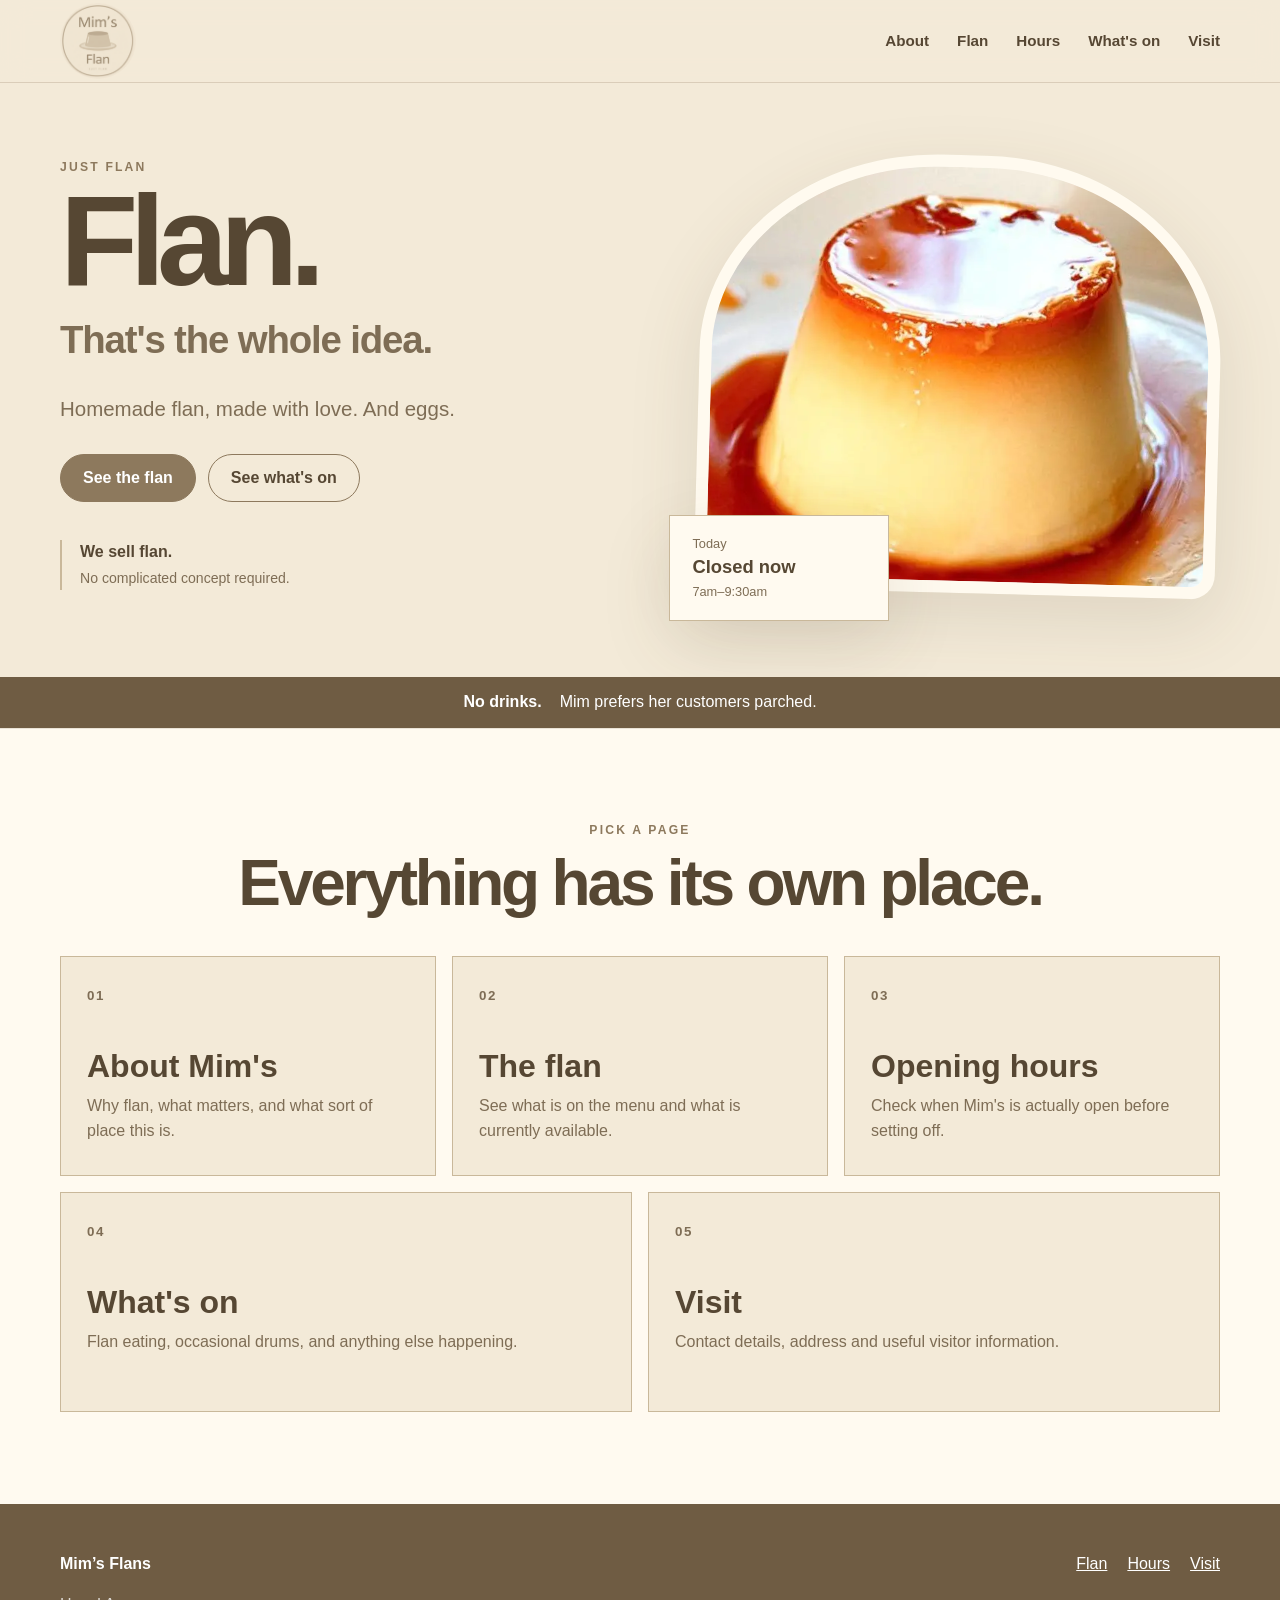
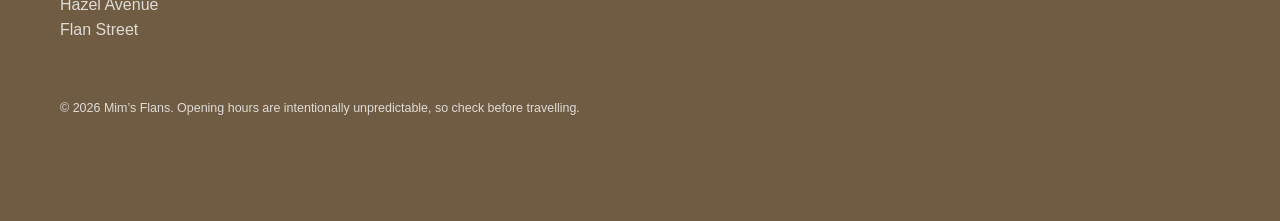
<file: index.html>
<!doctype html>
<html lang="en">
<head>
  <meta charset="utf-8">
  <meta name="viewport" content="width=device-width,initial-scale=1,viewport-fit=cover">
  <title>Mim's Flans | Just Flan</title>
  <meta name="description" content="Mim's Flans: homemade flan, made with love and eggs. Friendly, relaxed and unapologetically focused on flan.">
  <meta name="theme-color" content="#efe3cc">
  <link rel="stylesheet" href="assets/styles.css">
  <script defer src="assets/app.js"></script>
  <script id="business-schema" type="application/ld+json">{}</script>
</head>
<body>
  <a class="skip-link" href="#main">Skip to content</a>
  <header class="site-header"><div class="shell header-inner"><a class="brand" href="index.html" aria-label="Mim's Flans home"><img src="01%20Brand/780D78CC-878E-4093-A371-A717BDE21ACC.png" alt="Mim's Flan logo"></a><button class="nav-toggle" type="button" aria-expanded="false" aria-controls="primary-nav"><span></span><span></span><span></span><span class="sr-only">Toggle navigation</span></button><nav class="primary-nav" id="primary-nav" aria-label="Main navigation"><a href="about.html">About</a><a href="menu.html">Flan</a><a href="hours.html">Hours</a><a href="whats-on.html">What's on</a><a href="visit.html">Visit</a></nav></div></header>
  <div class="load-error" data-load-error hidden role="alert">Some information could not be loaded. Please contact us if you need to confirm anything before visiting.</div>
  <main id="main">
    <section class="hero"><div class="shell hero-grid"><div class="hero-copy"><p class="eyebrow" data-site="heroEyebrow"></p><h1><span data-site="heroTitle">Flan.</span><em data-site="heroSubtitle">That's the whole idea.</em></h1><p class="hero-intro" data-site="strapline"></p><div class="hero-actions"><a class="button button-primary" href="menu.html">See the flan</a><a class="button button-ghost" href="whats-on.html">See what's on</a></div><div class="hero-note"><strong data-site="primaryMessage">We sell flan.</strong><span data-site="heroNote">No complicated concept required.</span></div></div><div class="hero-visual"><div class="photo-frame"><img src="02%20Photos/IMG_4484.webp" alt="Caramel flan on a white plate"></div><div class="today-card"><span>Today</span><strong data-today-status>Checking opening hours…</strong><small data-today-hours></small></div></div></div></section>
    <section class="notice-bar" data-notice-section hidden><div class="shell notice-inner"><strong data-notice-title></strong><span data-notice-text></span></div></section>
    <section class="section home-links"><div class="shell"><div class="section-heading centered"><p class="eyebrow">Pick a page</p><h2>Everything has its own place.</h2></div><div class="page-card-grid"><a class="page-card" href="about.html"><small>01</small><h3>About Mim's</h3><p>Why flan, what matters, and what sort of place this is.</p></a><a class="page-card" href="menu.html"><small>02</small><h3>The flan</h3><p>See what is on the menu and what is currently available.</p></a><a class="page-card" href="hours.html"><small>03</small><h3>Opening hours</h3><p>Check when Mim's is actually open before setting off.</p></a><a class="page-card" href="whats-on.html"><small>04</small><h3>What's on</h3><p>Flan eating, occasional drums, and anything else happening.</p></a><a class="page-card" href="visit.html"><small>05</small><h3>Visit</h3><p>Contact details, address and useful visitor information.</p></a></div></div></section>
  </main>
  <footer class="site-footer"><div class="shell footer-grid"><div><strong data-site="name">Mim's Flans</strong><p data-site="address"></p></div><div class="footer-links"><a href="menu.html">Flan</a><a href="hours.html">Hours</a><a href="visit.html">Visit</a></div><p class="footer-small">© <span data-current-year></span> <span data-site="name"></span>. <span data-site="footerNote"></span></p></div></footer>
  <nav class="mobile-actions" aria-label="Quick actions"><a data-mobile-phone href="visit.html">Call</a><a href="menu.html">Flan</a><a href="hours.html">Hours</a></nav>
</body>
</html>
</file>
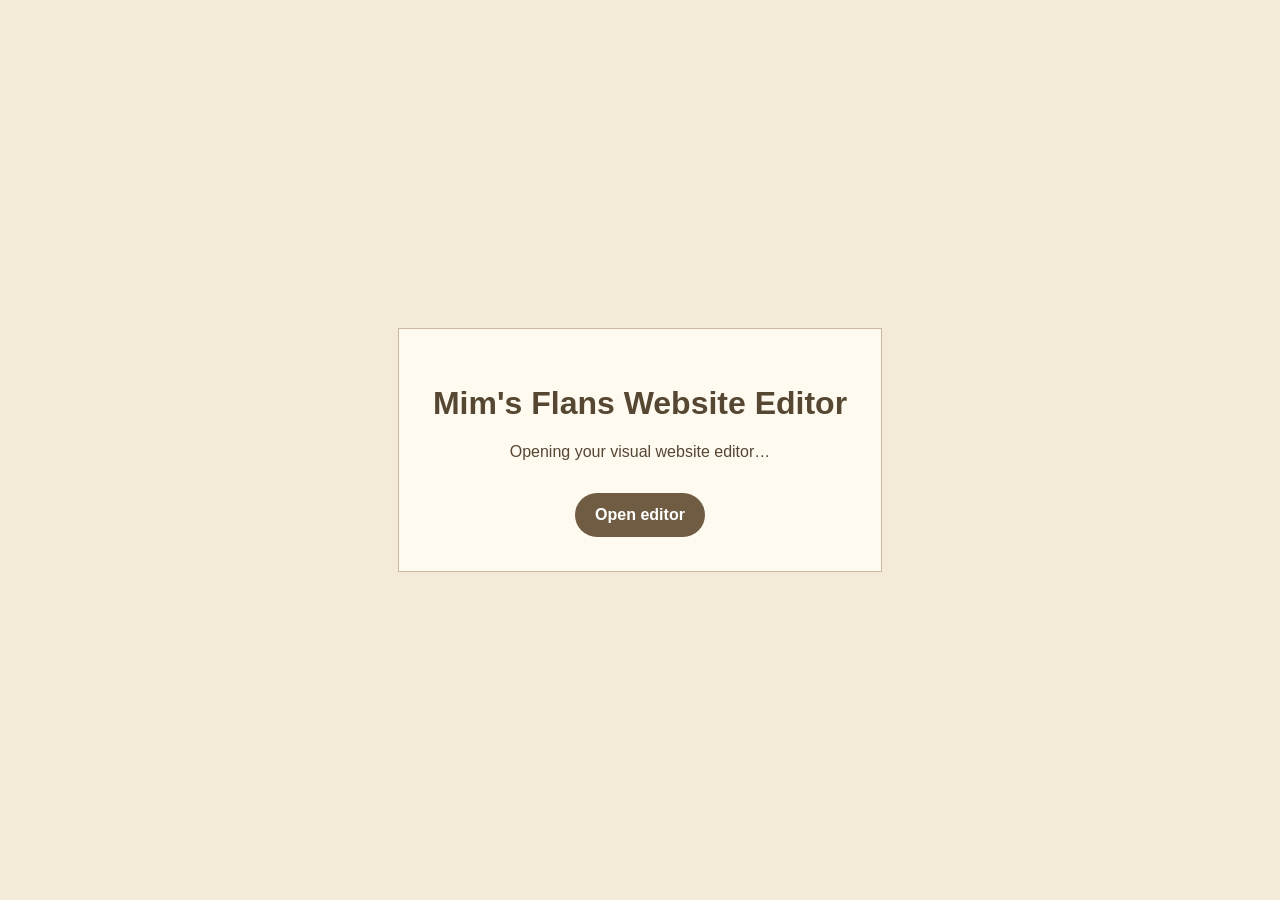
<file: edit/index.html>
<!doctype html><html lang="en"><head><meta charset="utf-8"><meta name="viewport" content="width=device-width,initial-scale=1"><meta name="robots" content="noindex,nofollow"><title>Website Editor | Mim's Flans</title><style>body{margin:0;min-height:100vh;display:grid;place-items:center;background:#f3ead8;color:#564733;font-family:Calibri,"Segoe UI",Arial,sans-serif}.card{max-width:540px;margin:24px;padding:34px;background:#fffaf0;border:1px solid #c9b89a;text-align:center}.button{display:inline-block;margin-top:16px;background:#6f5c43;color:#fff;text-decoration:none;padding:13px 20px;border-radius:999px;font-weight:700}</style><meta http-equiv="refresh" content="1;url=https://script.google.com/macros/s/AKfycbzz7FWTrjHkH8LUCrEElzr1MFCN9lN408-C_wC2o2FAU5j8HYXd43uUBgUHRDsiB78/exec?mode=editor&amp;site=mims-flans"></head><body><main class="card"><h1>Mim's Flans Website Editor</h1><p>Opening your visual website editor…</p><a class="button" href="https://script.google.com/macros/s/AKfycbzz7FWTrjHkH8LUCrEElzr1MFCN9lN408-C_wC2o2FAU5j8HYXd43uUBgUHRDsiB78/exec?mode=editor&amp;site=mims-flans">Open editor</a></main></body></html>
</file>
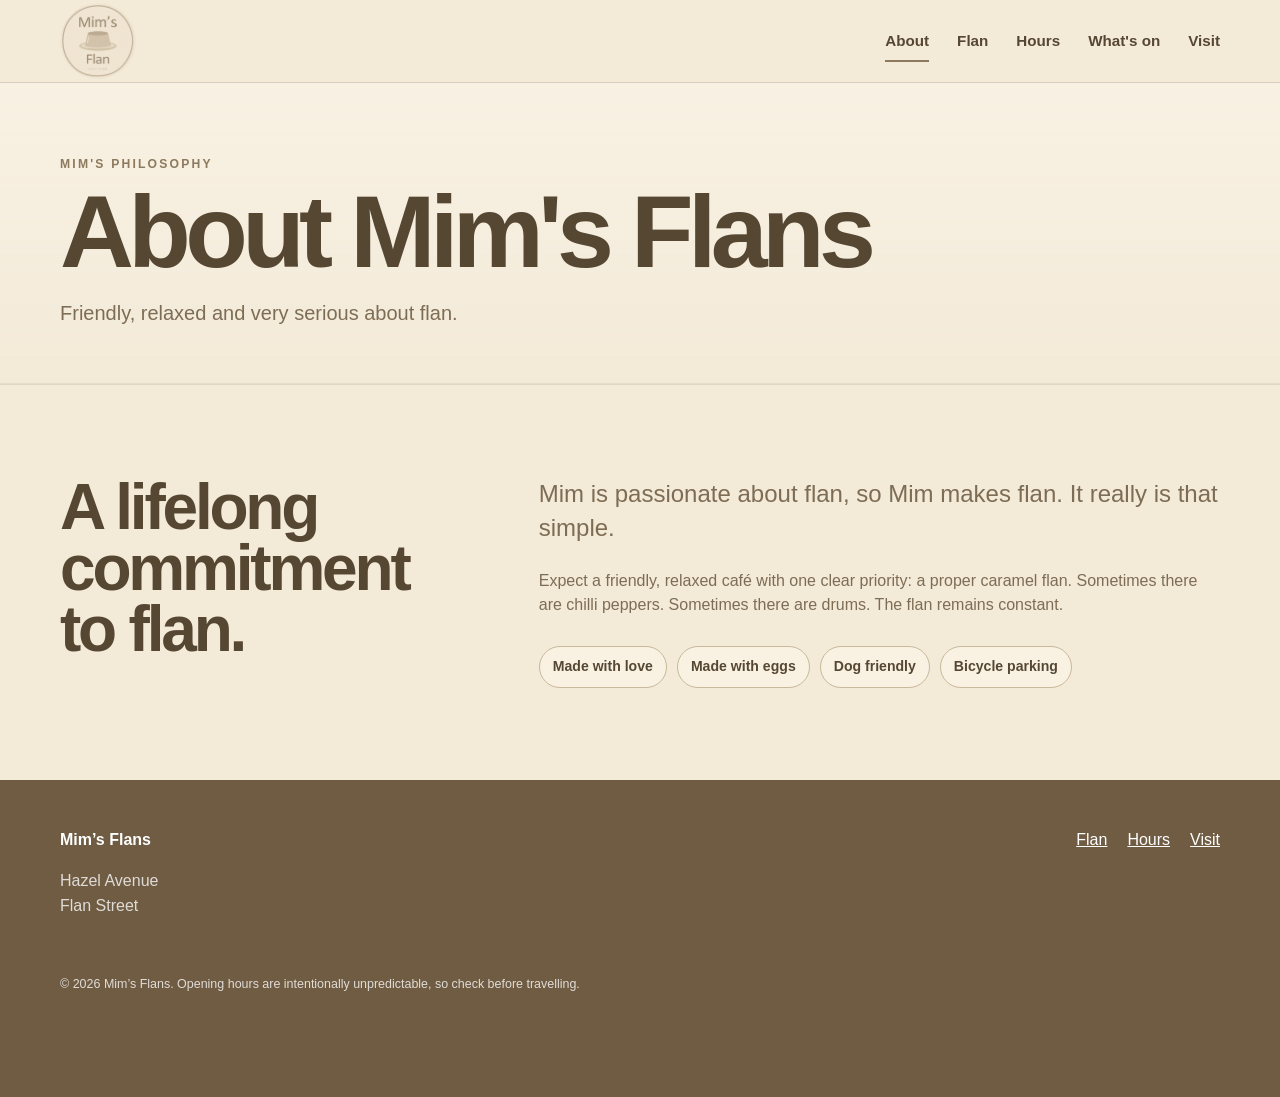
<file: about.html>
<!doctype html><html lang="en"><head><meta charset="utf-8"><meta name="viewport" content="width=device-width,initial-scale=1,viewport-fit=cover"><meta name="description" content="About Mim's Flans."><link rel="stylesheet" href="assets/styles.css"><script defer src="assets/app.js"></script><script id="business-schema" type="application/ld+json">{}</script></head><body data-page-title="About"><a class="skip-link" href="#main">Skip to content</a><header class="site-header"><div class="shell header-inner"><a class="brand" href="index.html"><img src="01%20Brand/780D78CC-878E-4093-A371-A717BDE21ACC.png" alt="Mim's Flan logo"></a><button class="nav-toggle" type="button" aria-expanded="false" aria-controls="primary-nav"><span></span><span></span><span></span><span class="sr-only">Toggle navigation</span></button><nav class="primary-nav" id="primary-nav"><a class="active" href="about.html">About</a><a href="menu.html">Flan</a><a href="hours.html">Hours</a><a href="whats-on.html">What's on</a><a href="visit.html">Visit</a></nav></div></header><div class="load-error" data-load-error hidden></div><main id="main"><section class="page-hero"><div class="shell"><p class="eyebrow" data-site="aboutBannerEyebrow"></p><h1 data-site="aboutBannerTitle"></h1><p class="page-lead" data-site="aboutBannerLead"></p></div></section><section class="section"><div class="shell two-column"><div class="section-heading"><h2 data-site="aboutHeading"></h2></div><div class="prose"><p class="lead" data-site="aboutLead"></p><p data-site="aboutBody"></p><div class="fact-row" data-facts></div></div></div></section></main><footer class="site-footer"><div class="shell footer-grid"><div><strong data-site="name"></strong><p data-site="address"></p></div><div class="footer-links"><a href="menu.html">Flan</a><a href="hours.html">Hours</a><a href="visit.html">Visit</a></div><p class="footer-small">© <span data-current-year></span> <span data-site="name"></span>. <span data-site="footerNote"></span></p></div></footer><nav class="mobile-actions"><a data-mobile-phone href="visit.html">Call</a><a href="menu.html">Flan</a><a href="hours.html">Hours</a></nav></body></html>
</file>
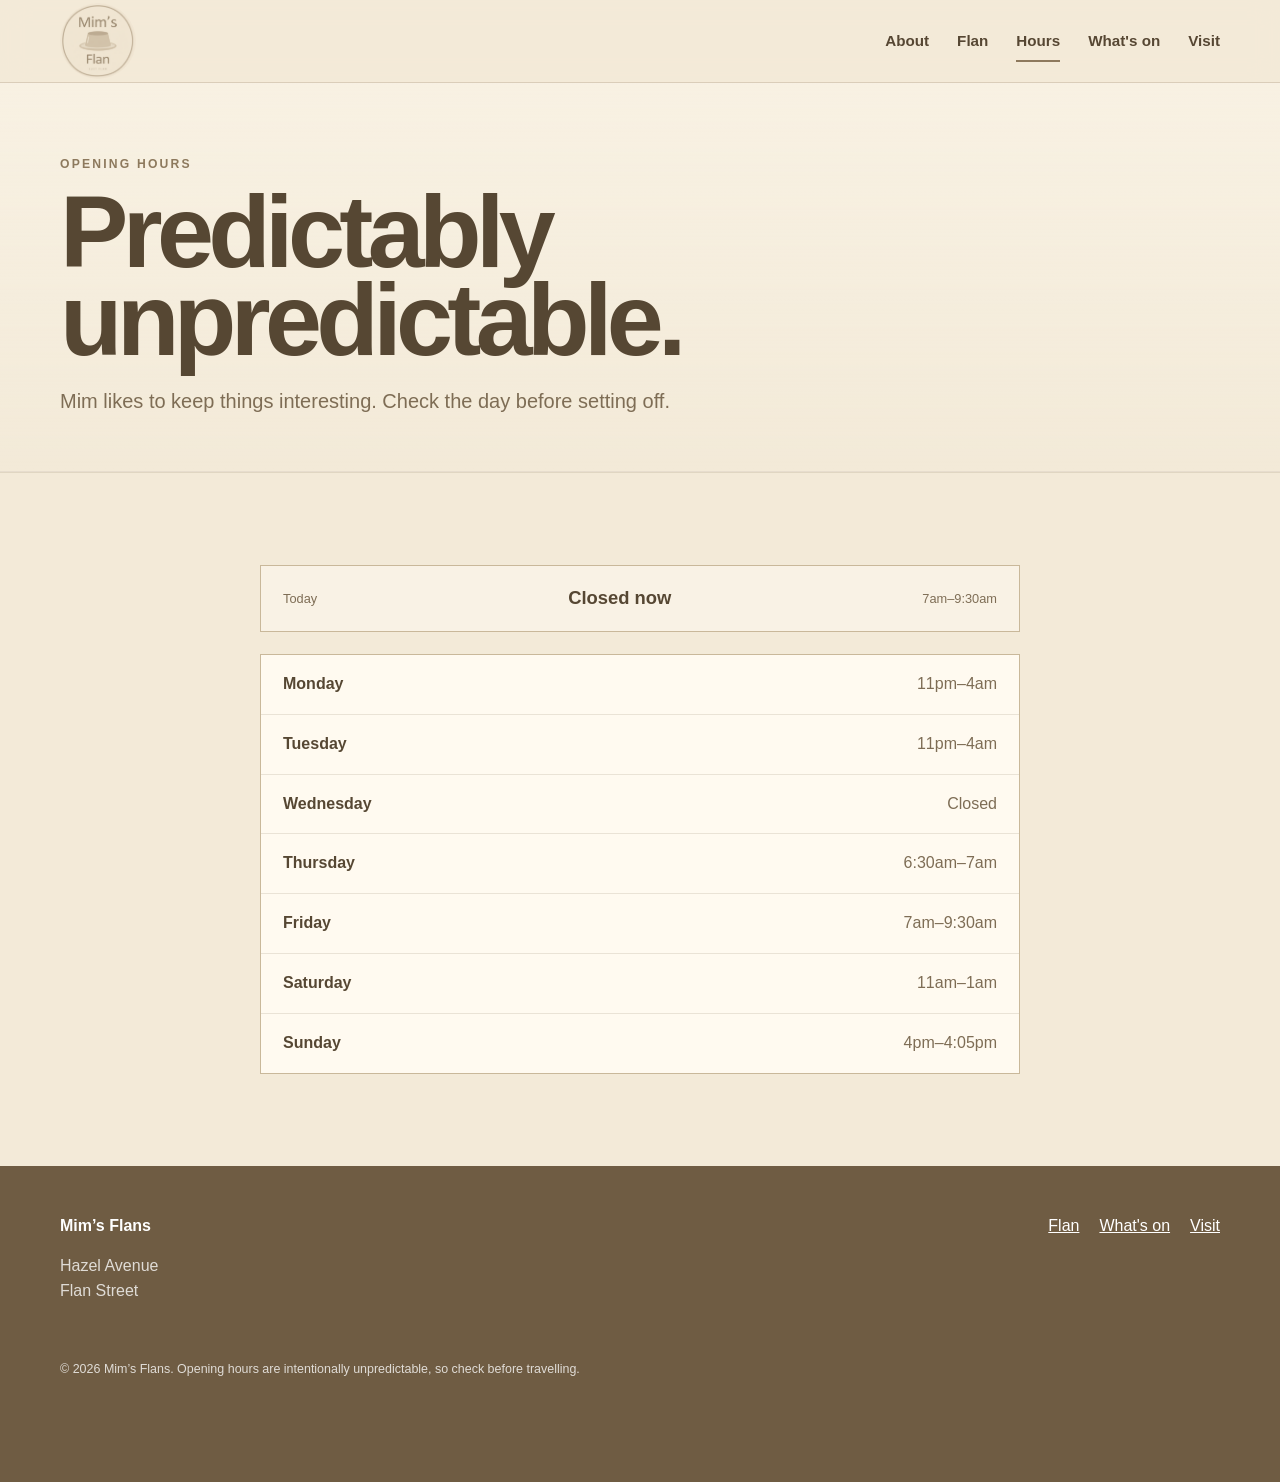
<file: hours.html>
<!doctype html><html lang="en"><head><meta charset="utf-8"><meta name="viewport" content="width=device-width,initial-scale=1,viewport-fit=cover"><meta name="description" content="Opening hours for Mim's Flans."><link rel="stylesheet" href="assets/styles.css"><script defer src="assets/app.js"></script><script id="business-schema" type="application/ld+json">{}</script></head><body data-page-title="Opening Hours"><a class="skip-link" href="#main">Skip to content</a><header class="site-header"><div class="shell header-inner"><a class="brand" href="index.html"><img src="01%20Brand/780D78CC-878E-4093-A371-A717BDE21ACC.png" alt="Mim's Flan logo"></a><button class="nav-toggle" type="button" aria-expanded="false" aria-controls="primary-nav"><span></span><span></span><span></span><span class="sr-only">Toggle navigation</span></button><nav class="primary-nav" id="primary-nav"><a href="about.html">About</a><a href="menu.html">Flan</a><a class="active" href="hours.html">Hours</a><a href="whats-on.html">What's on</a><a href="visit.html">Visit</a></nav></div></header><div class="load-error" data-load-error hidden></div><main id="main"><section class="page-hero"><div class="shell"><p class="eyebrow" data-site="hoursBannerEyebrow"></p><h1 data-site="hoursBannerTitle"></h1><p class="page-lead" data-hours-note></p></div></section><section class="section"><div class="shell"><div class="today-inline"><span>Today</span><strong data-today-status>Checking opening hours…</strong><small data-today-hours></small></div><div class="hours-grid" data-hours-grid></div></div></section></main><footer class="site-footer"><div class="shell footer-grid"><div><strong data-site="name"></strong><p data-site="address"></p></div><div class="footer-links"><a href="menu.html">Flan</a><a href="whats-on.html">What's on</a><a href="visit.html">Visit</a></div><p class="footer-small">© <span data-current-year></span> <span data-site="name"></span>. <span data-site="footerNote"></span></p></div></footer><nav class="mobile-actions"><a data-mobile-phone href="visit.html">Call</a><a href="menu.html">Flan</a><a href="hours.html">Hours</a></nav></body></html>
</file>
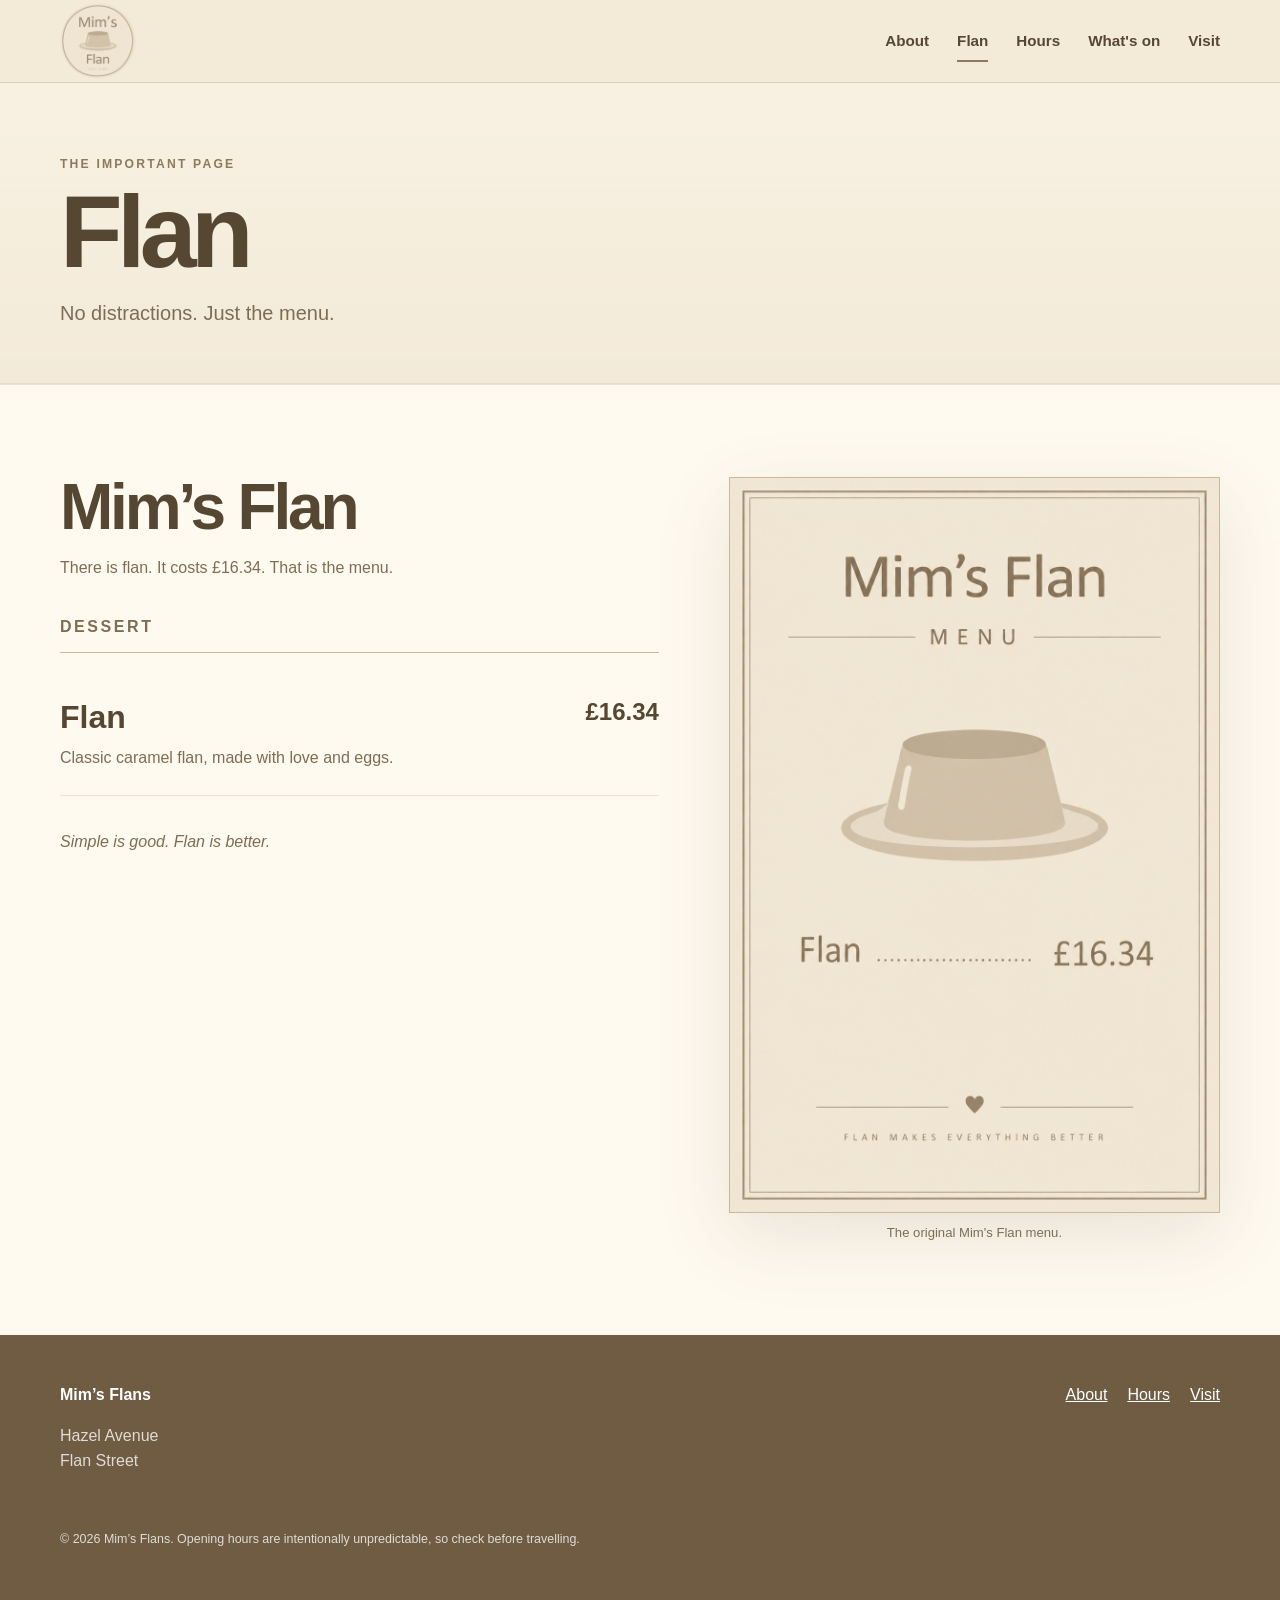
<file: menu.html>
<!doctype html><html lang="en"><head><meta charset="utf-8"><meta name="viewport" content="width=device-width,initial-scale=1,viewport-fit=cover"><meta name="description" content="The Mim's Flans menu."><link rel="stylesheet" href="assets/styles.css"><script defer src="assets/app.js"></script><script id="business-schema" type="application/ld+json">{}</script></head><body data-page-title="Flan Menu"><a class="skip-link" href="#main">Skip to content</a><header class="site-header"><div class="shell header-inner"><a class="brand" href="index.html"><img src="01%20Brand/780D78CC-878E-4093-A371-A717BDE21ACC.png" alt="Mim's Flan logo"></a><button class="nav-toggle" type="button" aria-expanded="false" aria-controls="primary-nav"><span></span><span></span><span></span><span class="sr-only">Toggle navigation</span></button><nav class="primary-nav" id="primary-nav"><a href="about.html">About</a><a class="active" href="menu.html">Flan</a><a href="hours.html">Hours</a><a href="whats-on.html">What's on</a><a href="visit.html">Visit</a></nav></div></header><div class="load-error" data-load-error hidden></div><main id="main"><section class="page-hero"><div class="shell"><p class="eyebrow" data-site="menuBannerEyebrow"></p><h1 data-site="menuBannerTitle"></h1><p class="page-lead" data-site="menuBannerLead"></p></div></section><section class="section menu-section" data-food-section><div class="shell menu-layout"><div><div class="section-heading"><h2 data-food="heading"></h2><p data-food="intro"></p></div><div class="menu-sections" data-menu-sections></div><p class="menu-footnote">Simple is good. Flan is better.</p></div><figure class="menu-art"><img src="03%20Menus%20%26%20Documents/C604A65D-4E2C-4105-901E-F3153CFBB48D.png" alt="Mim's Flan menu artwork"><figcaption>The original Mim's Flan menu.</figcaption></figure></div></section></main><footer class="site-footer"><div class="shell footer-grid"><div><strong data-site="name"></strong><p data-site="address"></p></div><div class="footer-links"><a href="about.html">About</a><a href="hours.html">Hours</a><a href="visit.html">Visit</a></div><p class="footer-small">© <span data-current-year></span> <span data-site="name"></span>. <span data-site="footerNote"></span></p></div></footer><nav class="mobile-actions"><a data-mobile-phone href="visit.html">Call</a><a href="menu.html">Flan</a><a href="hours.html">Hours</a></nav></body></html>
</file>
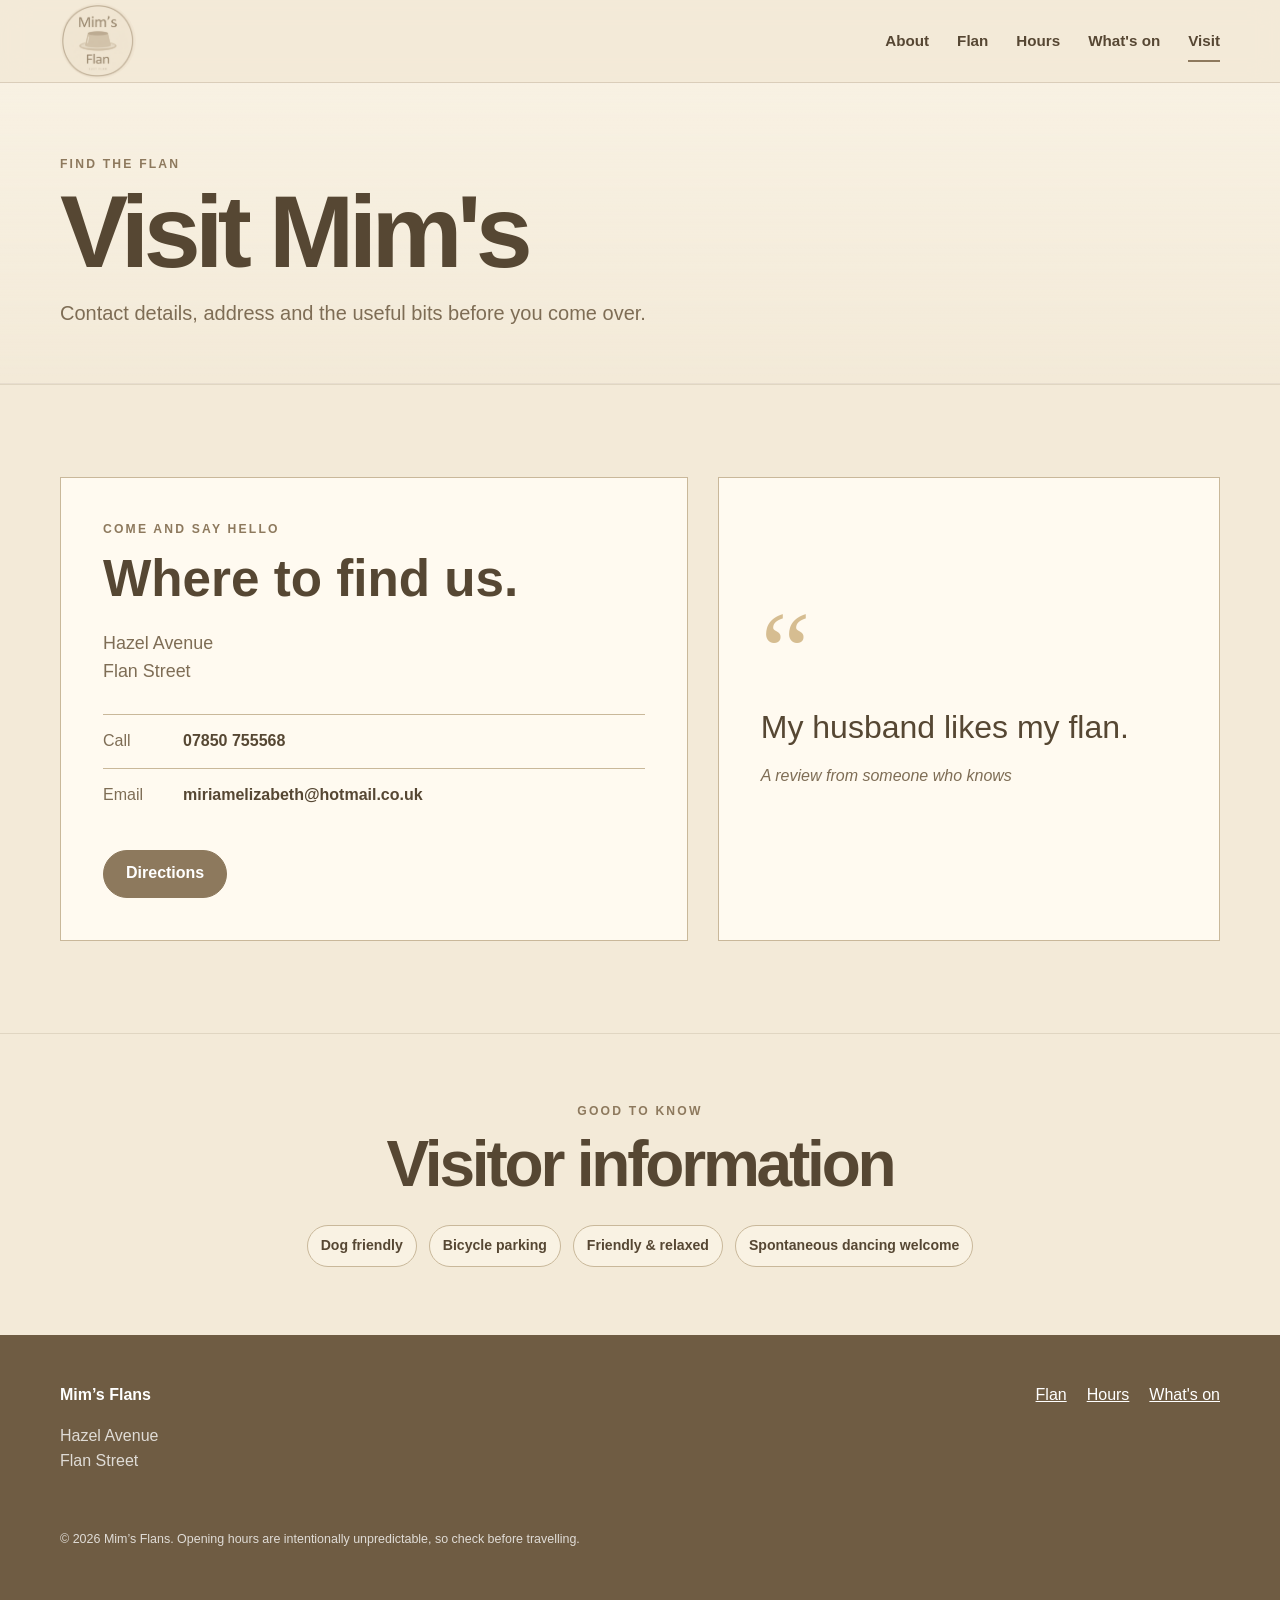
<file: visit.html>
<!doctype html><html lang="en"><head><meta charset="utf-8"><meta name="viewport" content="width=device-width,initial-scale=1,viewport-fit=cover"><meta name="description" content="Visit Mim's Flans."><link rel="stylesheet" href="assets/styles.css"><script defer src="assets/app.js"></script><script id="business-schema" type="application/ld+json">{}</script></head><body data-page-title="Visit"><a class="skip-link" href="#main">Skip to content</a><header class="site-header"><div class="shell header-inner"><a class="brand" href="index.html"><img src="01%20Brand/780D78CC-878E-4093-A371-A717BDE21ACC.png" alt="Mim's Flan logo"></a><button class="nav-toggle" type="button" aria-expanded="false" aria-controls="primary-nav"><span></span><span></span><span></span><span class="sr-only">Toggle navigation</span></button><nav class="primary-nav" id="primary-nav"><a href="about.html">About</a><a href="menu.html">Flan</a><a href="hours.html">Hours</a><a href="whats-on.html">What's on</a><a class="active" href="visit.html">Visit</a></nav></div></header><div class="load-error" data-load-error hidden></div><main id="main"><section class="page-hero"><div class="shell"><p class="eyebrow" data-site="visitBannerEyebrow"></p><h1 data-site="visitBannerTitle"></h1><p class="page-lead" data-site="visitBannerLead"></p></div></section><section class="section visit-section"><div class="shell visit-grid"><div class="visit-card"><p class="eyebrow">Come and say hello</p><h2>Where to find us.</h2><address data-site="address"></address><div class="contact-stack"><a data-phone-link><span>Call</span><strong data-site="phone"></strong></a><a data-email-link><span>Email</span><strong data-site="email"></strong></a></div><a class="button button-primary" data-link="mapsUrl">Directions</a></div><div class="visit-quote"><span>“</span><blockquote data-site="reviewQuote"></blockquote><cite data-site="reviewCredit"></cite></div></div></section><section class="section features-section"><div class="shell"><div class="section-heading centered"><p class="eyebrow">Good to know</p><h2>Visitor information</h2></div><div class="feature-strip" data-feature-strip></div></div></section><section class="section gallery-section" data-gallery-section hidden><div class="shell"><div class="section-heading centered"><p class="eyebrow">Gallery</p><h2>A look at Mim's</h2></div><div class="gallery-grid" data-gallery-grid></div></div></section></main><footer class="site-footer"><div class="shell footer-grid"><div><strong data-site="name"></strong><p data-site="address"></p></div><div class="footer-links"><a href="menu.html">Flan</a><a href="hours.html">Hours</a><a href="whats-on.html">What's on</a></div><p class="footer-small">© <span data-current-year></span> <span data-site="name"></span>. <span data-site="footerNote"></span></p></div></footer><nav class="mobile-actions"><a data-mobile-phone href="visit.html">Call</a><a href="menu.html">Flan</a><a href="hours.html">Hours</a></nav><dialog class="lightbox" data-lightbox><button type="button" data-lightbox-close aria-label="Close image">×</button><img data-lightbox-image alt=""></dialog></body></html>
</file>
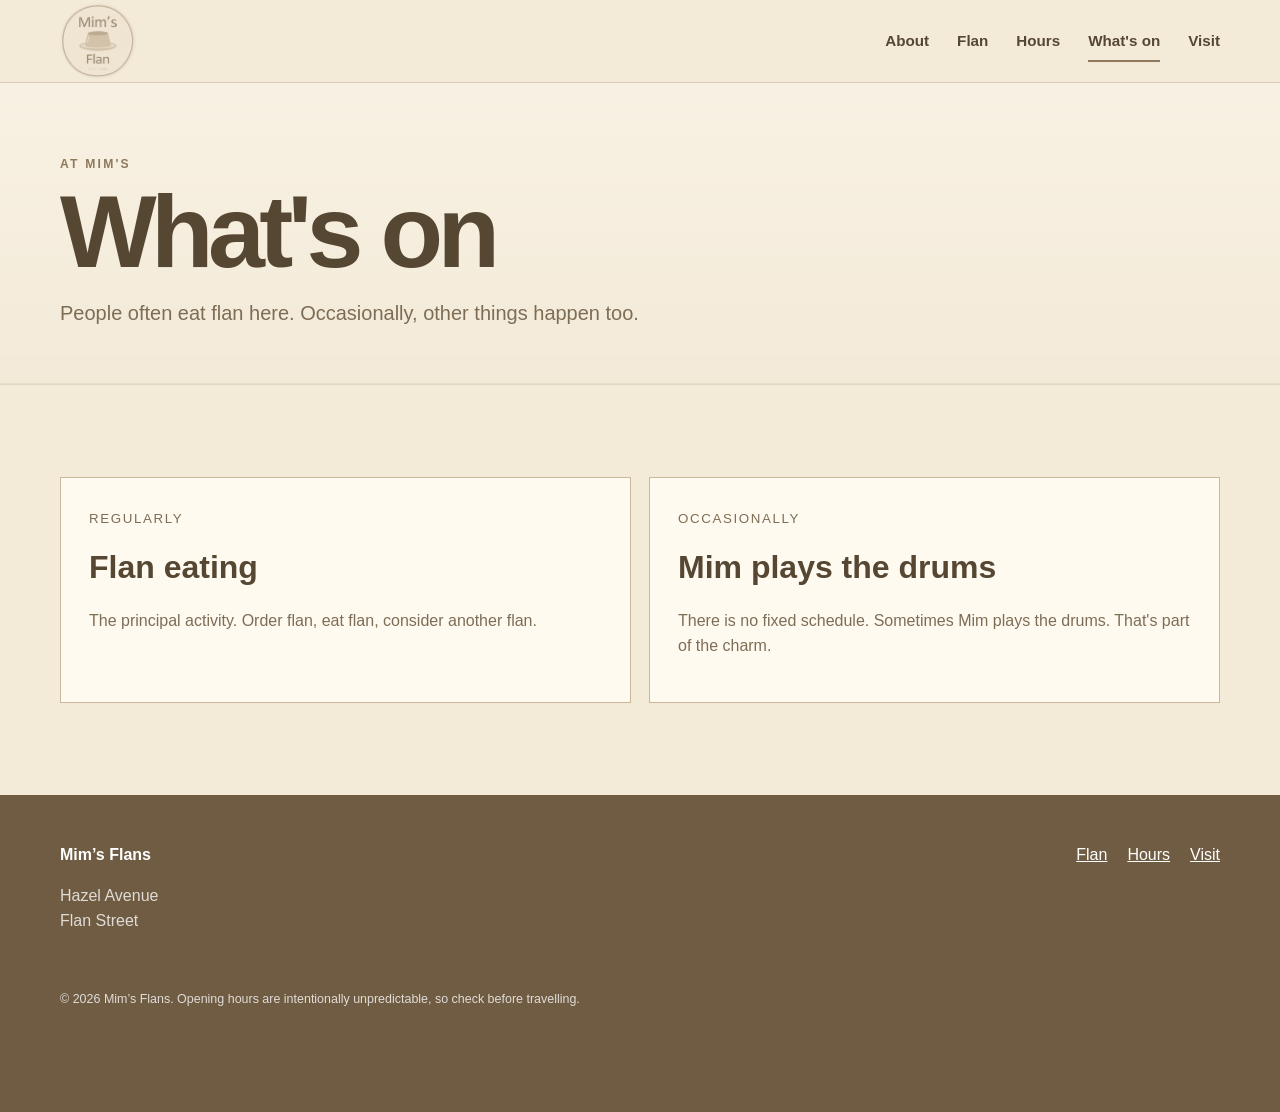
<file: whats-on.html>
<!doctype html><html lang="en"><head><meta charset="utf-8"><meta name="viewport" content="width=device-width,initial-scale=1,viewport-fit=cover"><meta name="description" content="What's on at Mim's Flans."><link rel="stylesheet" href="assets/styles.css"><script defer src="assets/app.js"></script><script id="business-schema" type="application/ld+json">{}</script></head><body data-page-title="What's On"><a class="skip-link" href="#main">Skip to content</a><header class="site-header"><div class="shell header-inner"><a class="brand" href="index.html"><img src="01%20Brand/780D78CC-878E-4093-A371-A717BDE21ACC.png" alt="Mim's Flan logo"></a><button class="nav-toggle" type="button" aria-expanded="false" aria-controls="primary-nav"><span></span><span></span><span></span><span class="sr-only">Toggle navigation</span></button><nav class="primary-nav" id="primary-nav"><a href="about.html">About</a><a href="menu.html">Flan</a><a href="hours.html">Hours</a><a class="active" href="whats-on.html">What's on</a><a href="visit.html">Visit</a></nav></div></header><div class="load-error" data-load-error hidden></div><main id="main"><section class="page-hero"><div class="shell"><p class="eyebrow" data-site="eventsBannerEyebrow"></p><h1 data-site="eventsBannerTitle"></h1><p class="page-lead" data-events="intro"></p></div></section><section class="section events-section"><div class="shell"><div class="event-grid" data-event-grid></div></div></section></main><footer class="site-footer"><div class="shell footer-grid"><div><strong data-site="name"></strong><p data-site="address"></p></div><div class="footer-links"><a href="menu.html">Flan</a><a href="hours.html">Hours</a><a href="visit.html">Visit</a></div><p class="footer-small">© <span data-current-year></span> <span data-site="name"></span>. <span data-site="footerNote"></span></p></div></footer><nav class="mobile-actions"><a data-mobile-phone href="visit.html">Call</a><a href="menu.html">Flan</a><a href="hours.html">Hours</a></nav></body></html>
</file>
<file: assets/styles.css>
:root{--paper:#f3ead8;--paper-deep:#e4d2b4;--surface:#fffaf0;--ink:#564733;--muted:#7e6d55;--line:#c9b89a;--primary:#8d795d;--primary-2:#6f5c43;--accent:#d6bd91;--alert:#a46f50;--shadow:0 24px 70px rgba(83,66,43,.13)}*{box-sizing:border-box}html{scroll-behavior:smooth}body{margin:0;background:var(--paper);color:var(--ink);font-family:Calibri,"Segoe UI",Arial,sans-serif;line-height:1.55}img{display:block;max-width:100%}a{color:inherit}.shell{width:min(1160px,calc(100% - 36px));margin:auto}.skip-link{position:absolute;left:-999px;top:8px;background:#fff;padding:10px;z-index:99}.skip-link:focus{left:8px}.sr-only{position:absolute;width:1px;height:1px;padding:0;margin:-1px;overflow:hidden;clip:rect(0,0,0,0);white-space:nowrap;border:0}.site-header{position:sticky;top:0;z-index:20;background:rgba(243,234,216,.92);backdrop-filter:blur(14px);border-bottom:1px solid rgba(141,121,93,.25)}.header-inner{min-height:82px;display:flex;align-items:center;justify-content:space-between;gap:28px}.brand img{width:76px;height:76px;object-fit:cover;border-radius:50%}.primary-nav{display:flex;gap:28px;align-items:center}.primary-nav a{text-decoration:none;font-weight:700;font-size:.95rem;position:relative}.primary-nav a:hover{opacity:.6}.primary-nav a.active:after{content:"";position:absolute;left:0;right:0;bottom:-9px;height:2px;background:var(--primary)}.nav-toggle{display:none;background:none;border:0;padding:8px}.nav-toggle span:not(.sr-only){display:block;width:24px;height:2px;background:var(--ink);margin:5px}.hero{padding:72px 0 84px;overflow:hidden}.hero-grid{display:grid;grid-template-columns:1.05fr .95fr;gap:64px;align-items:center}.eyebrow{text-transform:uppercase;letter-spacing:.18em;font-size:.76rem;font-weight:800;color:var(--primary);margin:0 0 14px}.hero h1{font-size:clamp(4rem,10vw,8.5rem);letter-spacing:-.065em;line-height:.78;margin:0}.hero h1 span,.hero h1 em{display:block}.hero h1 em{font-style:normal;font-size:.3em;line-height:1.15;letter-spacing:-.03em;margin-top:28px;color:var(--muted)}.hero-intro{max-width:610px;font-size:1.28rem;margin:30px 0;color:var(--muted)}.hero-actions{display:flex;gap:12px;flex-wrap:wrap}.button{display:inline-flex;align-items:center;justify-content:center;min-height:48px;padding:0 22px;border-radius:999px;text-decoration:none;font-weight:800;border:1px solid var(--primary)}.button-primary{background:var(--primary);color:#fff}.button-ghost{background:transparent}.hero-note{margin-top:38px;border-left:2px solid var(--line);padding-left:18px;display:grid;gap:3px}.hero-note span{font-size:.88rem;color:var(--muted)}.hero-visual{position:relative}.photo-frame{border-radius:46% 46% 24px 24px;overflow:hidden;background:var(--surface);box-shadow:var(--shadow);border:12px solid rgba(255,250,240,.65);transform:rotate(1.5deg)}.photo-frame img{width:100%;aspect-ratio:1.2/1;object-fit:cover}.today-card{position:absolute;left:-30px;bottom:-28px;background:var(--surface);padding:18px 22px;border:1px solid var(--line);box-shadow:var(--shadow);min-width:220px}.today-card span,.today-card small,.today-inline span,.today-inline small{display:block;color:var(--muted);font-size:.8rem}.today-card strong,.today-inline strong{display:block;font-size:1.15rem}.today-inline{max-width:760px;margin:0 auto 18px;padding:18px 22px;background:rgba(255,250,240,.55);border:1px solid var(--line);display:flex;align-items:center;gap:18px}.today-inline span{margin-right:auto}.today-inline small{margin-left:auto}.notice-bar{background:var(--primary-2);color:white}.notice-inner{padding:13px 0;display:flex;gap:18px;justify-content:center}.section{padding:92px 0;border-top:1px solid rgba(141,121,93,.18)}.page-hero{padding:72px 0 54px;background:linear-gradient(180deg,rgba(255,250,240,.45),rgba(255,250,240,0));border-bottom:1px solid rgba(141,121,93,.16)}.page-hero h1{font-size:clamp(3.4rem,8vw,7rem);line-height:.86;letter-spacing:-.055em;margin:.05em 0 .22em;max-width:950px}.page-lead{font-size:1.25rem;color:var(--muted);max-width:720px;margin:0}.two-column{display:grid;grid-template-columns:.75fr 1.25fr;gap:70px}.section-heading h2{font-size:clamp(2.2rem,5vw,4.5rem);line-height:.95;letter-spacing:-.05em;margin:0 0 18px}.section-heading>p:not(.eyebrow){color:var(--muted);max-width:620px}.centered{text-align:center}.centered>p{margin-left:auto;margin-right:auto}.prose{max-width:720px}.prose .lead{font-size:1.5rem;line-height:1.4;margin-top:0}.prose p{color:var(--muted)}.fact-row{display:flex;gap:10px;flex-wrap:wrap;margin-top:28px}.fact-row span,.feature-strip span{border:1px solid var(--line);padding:9px 13px;border-radius:999px;background:rgba(255,250,240,.45);font-size:.88rem;font-weight:700}.home-links{background:var(--surface)}.page-card-grid{display:grid;grid-template-columns:repeat(6,1fr);gap:16px;margin-top:42px}.page-card{grid-column:span 2;text-decoration:none;background:var(--paper);border:1px solid var(--line);padding:26px;min-height:220px;transition:transform .18s ease,box-shadow .18s ease}.page-card:nth-child(4),.page-card:nth-child(5){grid-column:span 3}.page-card:hover{transform:translateY(-4px);box-shadow:var(--shadow)}.page-card small{color:var(--muted);font-weight:800;letter-spacing:.12em}.page-card h3{font-size:2rem;line-height:1;margin:42px 0 12px}.page-card p{color:var(--muted);margin:0}.menu-section{background:var(--surface)}.menu-layout{display:grid;grid-template-columns:1fr .82fr;gap:70px;align-items:start}.menu-block{margin:34px 0}.menu-block h3{font-size:1rem;text-transform:uppercase;letter-spacing:.16em;color:var(--muted);border-bottom:1px solid var(--line);padding-bottom:12px}.menu-item{display:flex;justify-content:space-between;gap:30px;padding:24px 0;border-bottom:1px solid rgba(141,121,93,.18)}.menu-item strong{font-size:2rem}.menu-item p{margin:.25rem 0 0;color:var(--muted)}.menu-item b{font-size:1.5rem;white-space:nowrap}.menu-footnote{font-style:italic;color:var(--muted)}.menu-art{margin:0;position:sticky;top:110px}.menu-art img{box-shadow:var(--shadow);border:1px solid var(--line)}.menu-art figcaption{text-align:center;color:var(--muted);font-size:.82rem;margin-top:10px}.hours-grid{max-width:760px;margin:22px auto 0;background:var(--surface);border:1px solid var(--line)}.hours-row{display:grid;grid-template-columns:1fr 1fr;gap:20px;padding:17px 22px;border-bottom:1px solid rgba(141,121,93,.18)}.hours-row:last-child{border-bottom:0}.hours-row span{text-align:right;color:var(--muted)}.event-grid{display:grid;grid-template-columns:repeat(2,1fr);gap:18px;margin-top:0}.card{background:var(--surface);padding:28px;border:1px solid var(--line);min-height:220px}.card small{color:var(--muted);text-transform:uppercase;letter-spacing:.12em}.card h3{font-size:2rem;margin:12px 0}.card p{color:var(--muted)}.feature-strip{display:flex;justify-content:center;gap:12px;flex-wrap:wrap;margin-top:30px}.features-section{padding:68px 0}.gallery-grid{display:grid;grid-template-columns:repeat(3,1fr);gap:12px;margin-top:34px}.gallery-item{border:0;padding:0;background:none;cursor:pointer}.gallery-item img{width:100%;aspect-ratio:1/1;object-fit:cover}.visit-grid{display:grid;grid-template-columns:1fr .8fr;gap:30px}.visit-card,.visit-quote{background:var(--surface);border:1px solid var(--line);padding:42px}.visit-card h2{font-size:3.2rem;line-height:1;margin:0 0 26px}.visit-card address{font-style:normal;white-space:pre-line;color:var(--muted);font-size:1.12rem}.contact-stack{display:grid;margin:28px 0}.contact-stack a{text-decoration:none;padding:14px 0;border-top:1px solid var(--line);display:grid;grid-template-columns:80px 1fr}.contact-stack span{color:var(--muted)}.visit-quote{display:flex;flex-direction:column;justify-content:center}.visit-quote>span{font-family:Georgia,serif;font-size:7rem;line-height:.4;color:var(--accent)}.visit-quote blockquote{font-size:2rem;line-height:1.18;margin:35px 0 18px}.visit-quote cite{color:var(--muted)}.site-footer{padding:48px 0 90px;background:var(--primary-2);color:#fff}.footer-grid{display:grid;grid-template-columns:1fr auto;gap:28px}.footer-grid p{opacity:.78;white-space:pre-line}.footer-links{display:flex;gap:20px}.footer-small{grid-column:1/-1;font-size:.78rem}.mobile-actions{display:none}.lightbox{border:0;padding:0;background:transparent;max-width:90vw;max-height:90vh}.lightbox::backdrop{background:rgba(30,24,17,.8)}.lightbox img{max-width:85vw;max-height:85vh}.lightbox button{position:fixed;right:20px;top:20px;width:44px;height:44px;border-radius:50%;border:0;font-size:2rem}.load-error{background:#fff1dc;color:#6a442d;text-align:center;padding:12px}.gallery-section[hidden],.notice-bar[hidden]{display:none}@media(max-width:800px){.header-inner{min-height:70px}.brand img{width:58px;height:58px}.nav-toggle{display:block}.primary-nav{position:absolute;left:0;right:0;top:70px;display:none;flex-direction:column;align-items:stretch;background:var(--surface);padding:18px}.primary-nav.open{display:flex}.primary-nav a.active:after{display:none}.hero{padding-top:42px}.hero-grid,.two-column,.menu-layout,.visit-grid{grid-template-columns:1fr;gap:38px}.hero-visual{margin-top:10px}.today-card{left:12px}.menu-art{position:static;max-width:480px;margin:auto}.section{padding:68px 0}.page-hero{padding:52px 0 42px}.page-card-grid{grid-template-columns:1fr}.page-card,.page-card:nth-child(4),.page-card:nth-child(5){grid-column:auto}.event-grid{grid-template-columns:1fr}.footer-grid{grid-template-columns:1fr}.footer-links{flex-wrap:wrap}.mobile-actions{position:fixed;z-index:30;bottom:0;left:0;right:0;display:grid;grid-template-columns:repeat(3,1fr);background:var(--surface);border-top:1px solid var(--line);padding-bottom:env(safe-area-inset-bottom)}.mobile-actions a{text-align:center;padding:13px 5px;text-decoration:none;font-weight:800;font-size:.86rem}.site-footer{padding-bottom:130px}.today-inline{display:grid;grid-template-columns:1fr 1fr}.today-inline span{grid-column:1/-1}.today-inline small{text-align:right}}@media(max-width:520px){.shell{width:min(100% - 24px,1160px)}.hero h1{font-size:clamp(3.8rem,20vw,6rem)}.hero h1 em{font-size:.35em}.photo-frame{border-radius:38% 38% 18px 18px}.page-hero h1{font-size:clamp(3rem,16vw,5.5rem)}.hours-row{grid-template-columns:.9fr 1.1fr;padding:14px}.visit-card,.visit-quote{padding:28px}.visit-card h2{font-size:2.6rem}.visit-quote blockquote{font-size:1.6rem}}
</file>
